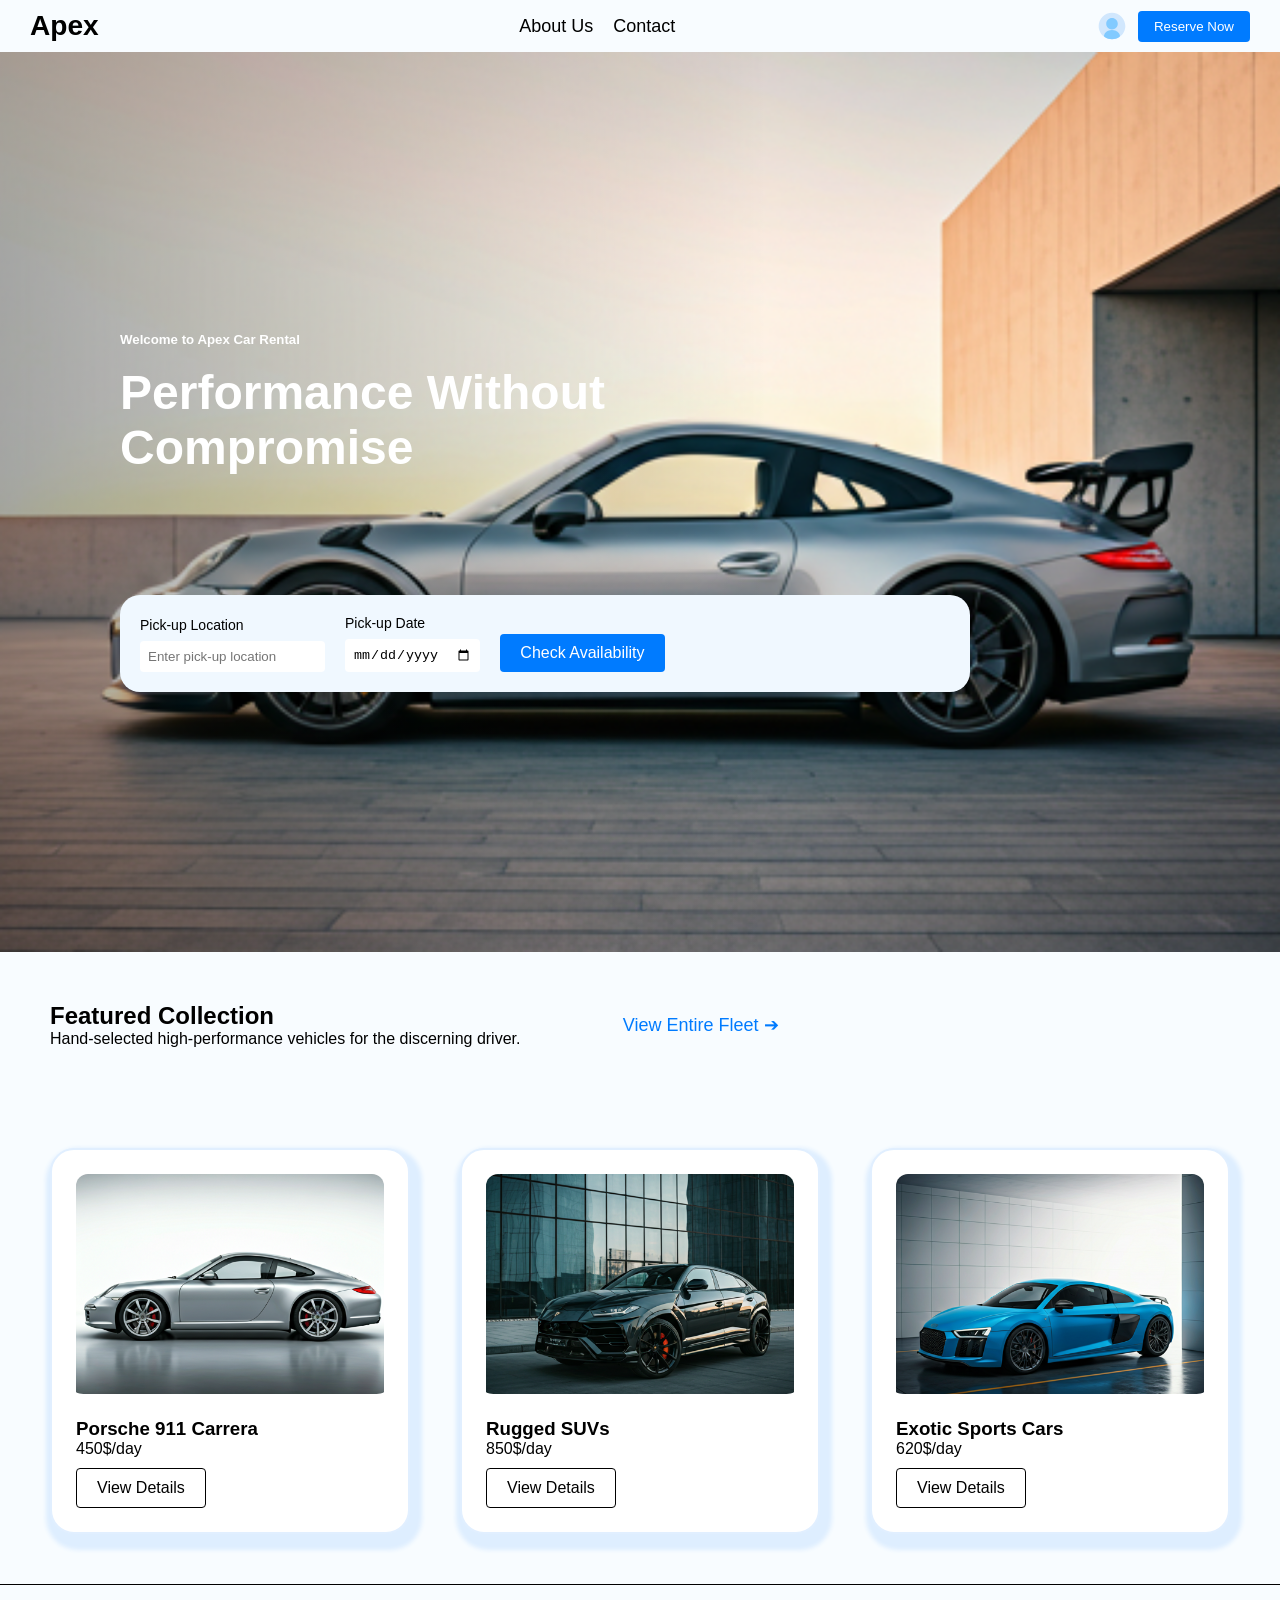
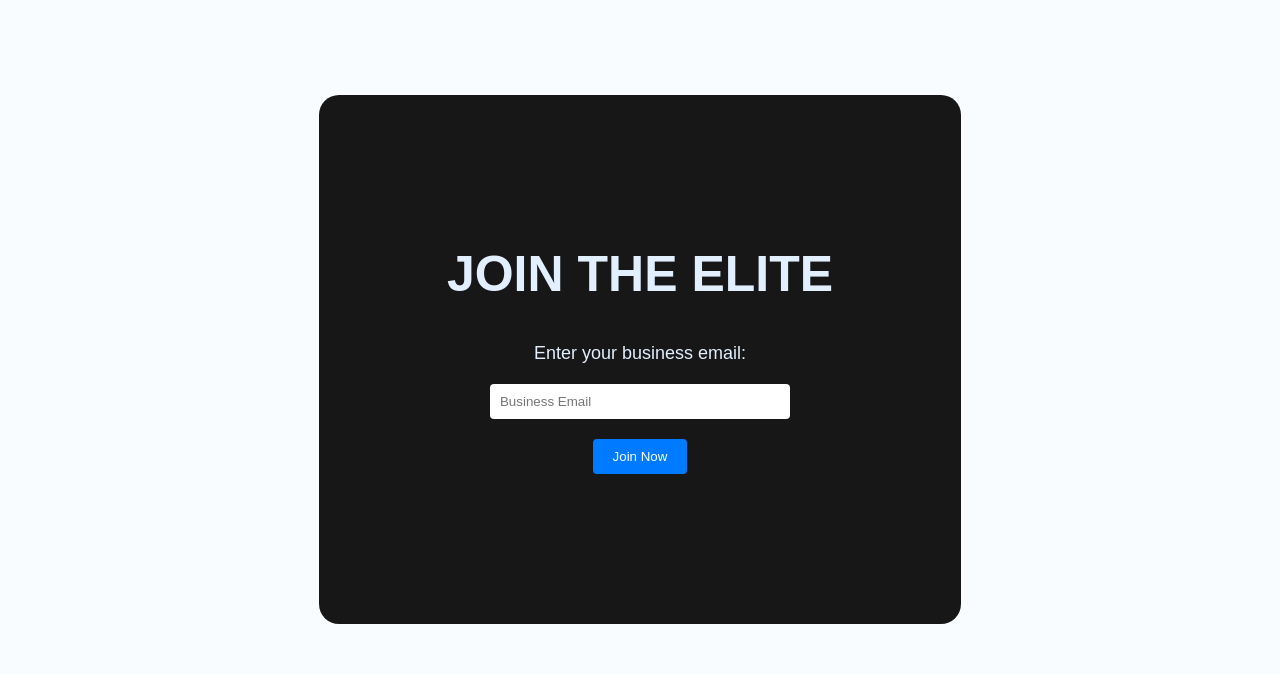
<file: Index.html>
<!DOCTYPE html>
<html lang="en">

<head>
    <meta charset="UTF-8">
    <meta name="viewport" content="width=device-width, initial-scale=1.0">
    <meta charset="UTF-8">
    <meta name="viewport" content="width=device-width, initial-scale=1.0 ">
    <meta name="description"
        content="Apex-Car Rental in Egypt offers a wide range of vehicles for rent, including sedans, SUVs, and luxury cars. We provide excellent customer service and competitive prices. Book your car rental with us today!">
    <meta name="keywords"
        content="car rental, Egypt, Apex-Car Rental, sedans, SUVs, luxury cars, customer service, competitive prices, book car rental, rent a car, car hire, vehicle rental, car rental services, car rental company, car rental agency, car rental deals, car rental offers, car rental discounts, car rental rates, car rental prices, car rental options, car rental fleet, car rental vehicles, car rental reservations, car rental booking, car rental online, car rental near me, car rental locations, car rental pickup, car rental drop-off, car rental policies, car rental terms and conditions, car rental insurance, car rental requirements, car rental age restrictions, car rental payment options, car rental customer reviews, car rental testimonials, car rental ratings, car rental feedback, car rental satisfaction, car rental experience, car rental service quality, car rental reliability, car rental convenience, car rental flexibility, car rental availability, car rental discounts and promotions, car rental loyalty programs, car rental rewards programs, car rental referral programs, car rental corporate accounts, car rental business rentals, car rental long-term rentals, car rental short-term rentals, car rental weekend rentals, car rental holiday rentals, car rental vacation rentals">
    <meta name="author" content="Abdullah sherif - 2026-5-07">
    <title>Apex-Car Rental in Egypt</title>
    <link rel="stylesheet" href="./Home.css">
    <link rel="icon" type="image/x-icon" href="./images/download.svg">
</head>

<body>
    <nav>
        <div class="logo">
            <h3>Apex</h3>
        </div>
        <div class="nav-links">

            <a href="#">About Us</a>
            
            <a href="./contact-us.html">Contact</a>
        </div>
        <div class="nav-buttons">
            <a href="./User-profile.html"><img src="./images/account.svg" alt="" class="user-pfp-icon"></a>
            <button class="reserve-btn">Reserve Now</button>

        </div>
    </nav>
    <div class="Container-num1">
        <div class="Header-text">
            <h5>Welcome to Apex Car Rental</h5><br>
            <h1>Performance Without Compromise</h1>
        </div>
        <div>
            <form class="pick-up">
                <div class="field">
                    <label for="pick-up-location">Pick-up Location</label>
                    <input type="text" id="pick-up-location" placeholder="Enter pick-up location" required>
                </div>
                <div class="field">
                    <label for="date">Pick-up Date</label>
                    <input type="date" id="date" required>
                </div>
                <button class="form-btn">Check Availability</button>
            </form>
        </div>
    </div>
    <div class="Container-num2">
        <section>
            <h2>Featured Collection</h2>
            <p>Hand-selected high-performance vehicles for the discerning driver.</p>
        </section>
        <a href="">View Entire Fleet ➔</a>
    </div>
    <div class="Container-num3">
        <div class="card">
            <img src="./images/porsche.png" alt="Luxury Car" class="card-img">
            <h3>Porsche 911 Carrera</h3>
            <p>450$/day</p>
            <button class="card-btn">View Details</button>
        </div>
        <div class="card">
            <img src="./images/lambo.png" alt="SUV" class="card-img">
            <h3>Rugged SUVs</h3>
            <p>850$/day</p>
            <button class="card-btn">View Details</button>
        </div>
        <div class="card">
            <img src="./images/audi.png" alt="Sports Car" class="card-img">
            <h3>Exotic Sports Cars</h3>
            <p>620$/day</p>
            <button class="card-btn">View Details</button>
        </div>
    </div>
    <div class="Container-num4">
        <form>
            <h1>JOIN THE ELITE</h1>
            <label for="business email">Enter your business email:</label>
            <input type="email" id="business email" required placeholder="Business Email">
            <button class="join-btn">Join Now</button>
        </form>
    </div>
</body>

</html>
</file>
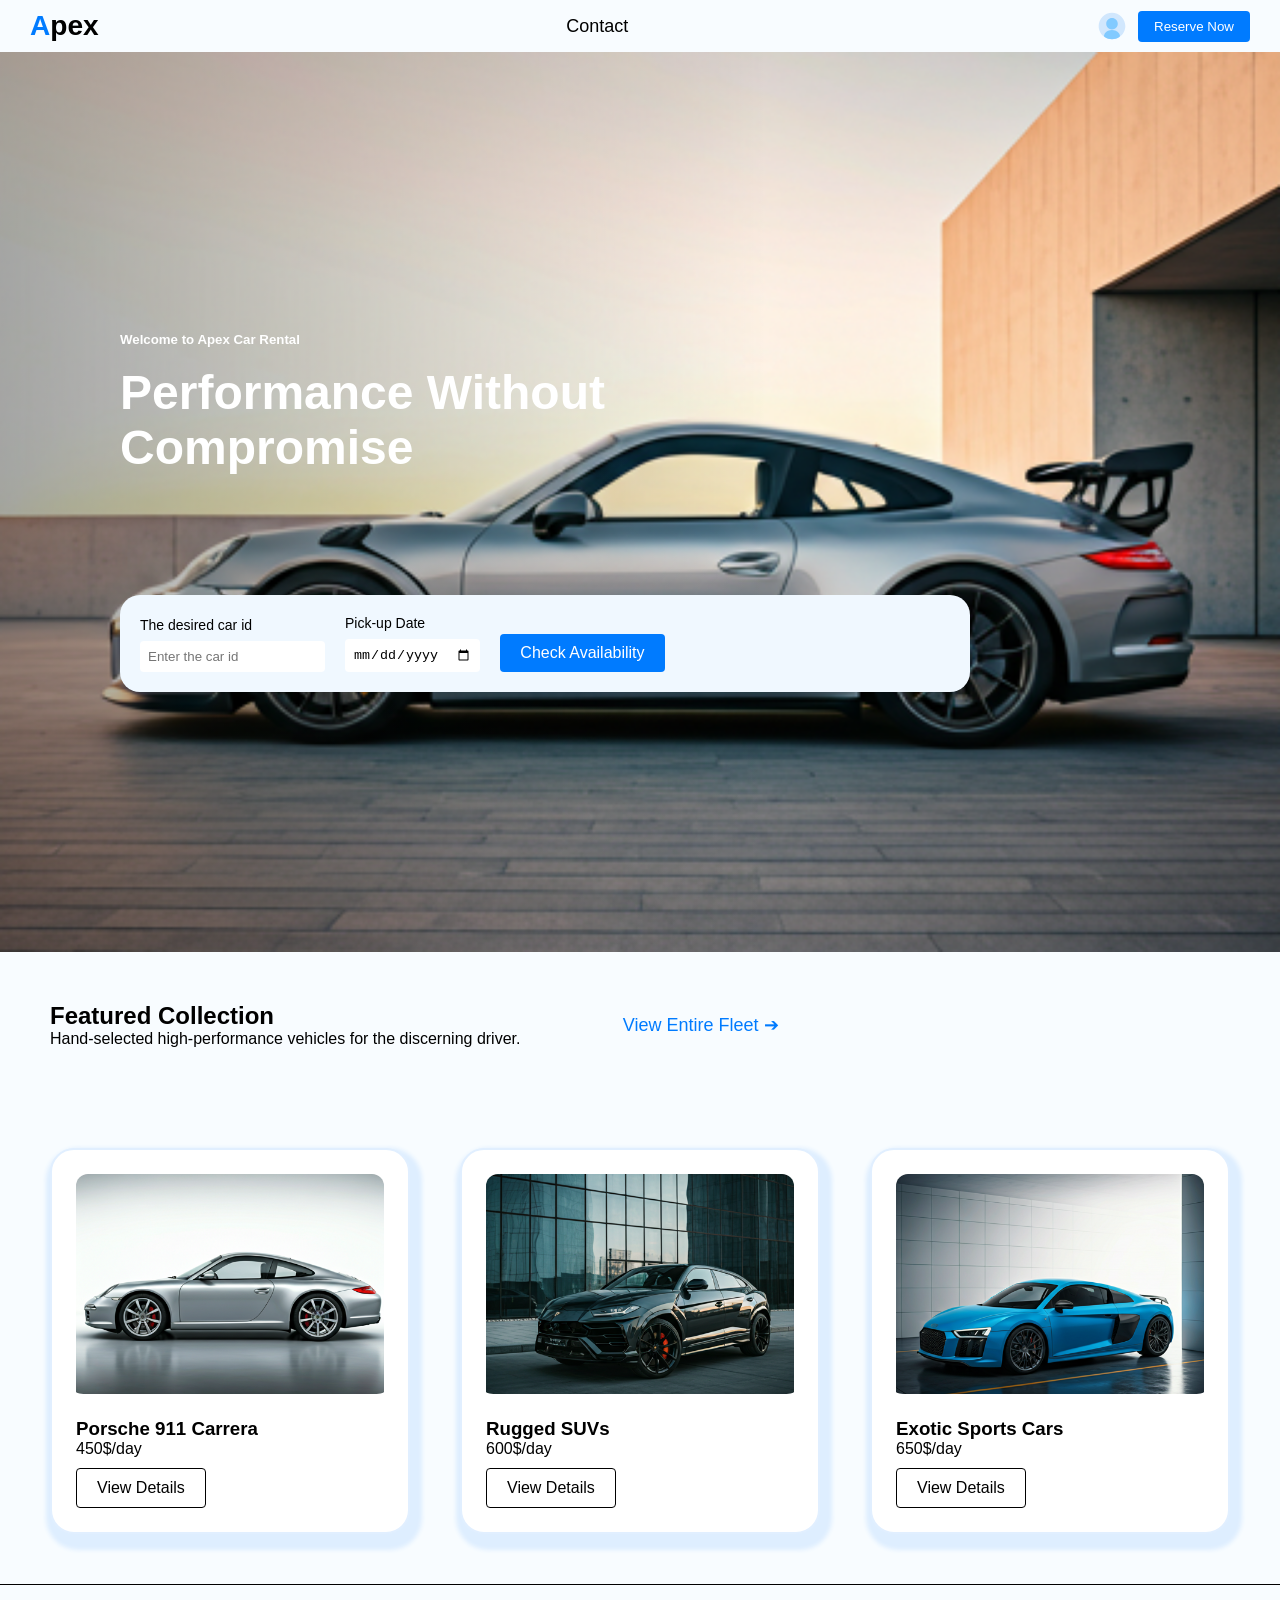
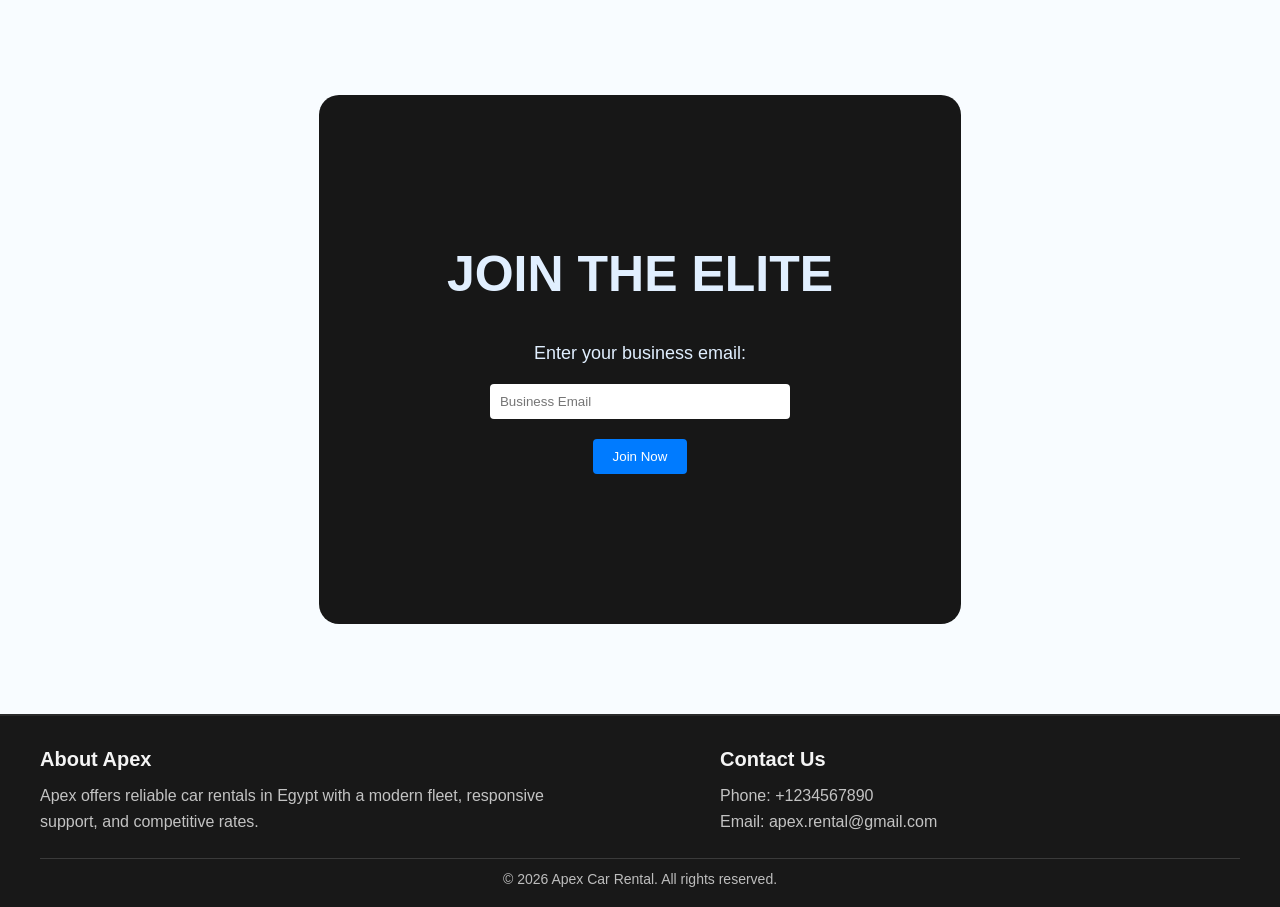
<file: index.html>
<!DOCTYPE html>
<html lang="en">

<head>
    <meta charset="UTF-8">
    <meta name="viewport" content="width=device-width, initial-scale=1.0">
    <meta charset="UTF-8">
    <meta name="viewport" content="width=device-width, initial-scale=1.0 ">
    <meta name="description"
        content="Apex-Car Rental in Egypt offers a wide range of vehicles for rent, including sedans, SUVs, and luxury cars. We provide excellent customer service and competitive prices. Book your car rental with us today!">
    <meta name="keywords"
        content="car rental, Egypt, Apex-Car Rental, sedans, SUVs, luxury cars, customer service, competitive prices, book car rental, rent a car, car hire, vehicle rental, car rental services, car rental company, car rental agency, car rental deals, car rental offers, car rental discounts, car rental rates, car rental prices, car rental options, car rental fleet, car rental vehicles, car rental reservations, car rental booking, car rental online, car rental near me, car rental locations, car rental pickup, car rental drop-off, car rental policies, car rental terms and conditions, car rental insurance, car rental requirements, car rental age restrictions, car rental payment options, car rental customer reviews, car rental testimonials, car rental ratings, car rental feedback, car rental satisfaction, car rental experience, car rental service quality, car rental reliability, car rental convenience, car rental flexibility, car rental availability, car rental discounts and promotions, car rental loyalty programs, car rental rewards programs, car rental referral programs, car rental corporate accounts, car rental business rentals, car rental long-term rentals, car rental short-term rentals, car rental weekend rentals, car rental holiday rentals, car rental vacation rentals">
    <meta name="author" content="Abdullah sherif - 2026-5-07">
    <title>Apex-Car Rental in Egypt</title>
    <link rel="stylesheet" href="./Home.css">
    <link rel="icon" type="image/x-icon" href="./images/download.svg">
</head>

<body>
    <nav id="navbar">
        <div class="logo">
             <h3><span style="color: #007bff;">A</span>pex</h3>
        </div>
        <div class="nav-links">
            <a href="./contact-us.html">Contact</a>
        </div>
        <div class="nav-buttons">
            <a href="./profile.html"><img src="./images/account.svg" alt="" class="user-pfp-icon"></a>
            <button class="reserve-btn" id="reserve-btn">Reserve Now</button>

        </div>
    </nav>
    <div class="Container-num1">
        <div class="Header-text">
            <h5>Welcome to Apex Car Rental</h5><br>
            <h1>Performance Without Compromise</h1>
        </div>
        <div>
            <form class="pick-up">
                <div class="field">
                    <label for="pick-up-location">The desired car id</label>
                    <input type="text" id="pick-up-location" placeholder="Enter the car id" required>
                </div>
                <div class="field">
                    <label for="date">Pick-up Date</label>
                    <input type="date" id="date" required>
                </div>
                <button class="form-btn">Check Availability</button>
            </form>
        </div>
    </div>
    <div class="Container-num2">
        <section>
            <h2>Featured Collection</h2>
            <p>Hand-selected high-performance vehicles for the discerning driver.</p>
        </section>
        <a href="">View Entire Fleet ➔</a>
    </div>
    <div class="Container-num3">
        <div class="card">
            <img src="./images/porsche.png" alt="Luxury Car" class="card-img">
            <h3>Porsche 911 Carrera</h3>
            <p>450$/day</p>
            <button class="card-btn">View Details</button>
        </div>
        <div class="card">
            <img src="./images/lambo.png" alt="SUV" class="card-img">
            <h3>Rugged SUVs</h3>
            <p>600$/day</p>
            <button class="card-btn">View Details</button>
        </div>
        <div class="card">
            <img src="./images/audi.png" alt="Sports Car" class="card-img">
            <h3>Exotic Sports Cars</h3>
            <p>650$/day</p>
            <button class="card-btn">View Details</button>
        </div>
    </div>
    <div class="Container-num4">
        <form>
            <h1>JOIN THE ELITE</h1>
            <label for="business email">Enter your business email:</label>
            <input type="email" id="business email" required placeholder="Business Email">
            <button class="join-btn">Join Now</button>
        </form>
    </div>
    <footer class="footer">
        <div class="footer-content">
            <div class="footer-section-about">
                <h2>About Apex</h2>
                <p>Apex offers reliable car rentals in Egypt with a modern fleet, responsive support, and competitive rates.</p>
            </div>
            <div class="footer-section contact">
                <h2>Contact Us</h2>
                <p>Phone: +1234567890</p>
                <p>Email: apex.rental@gmail.com</p>
            </div>
        </div>
        <div class="footer-bottom">
            <p>© 2026 Apex Car Rental. All rights reserved.</p>
        </div>
    </footer>
    <script src="./Home.js"></script>
</body>

</html>
</file>
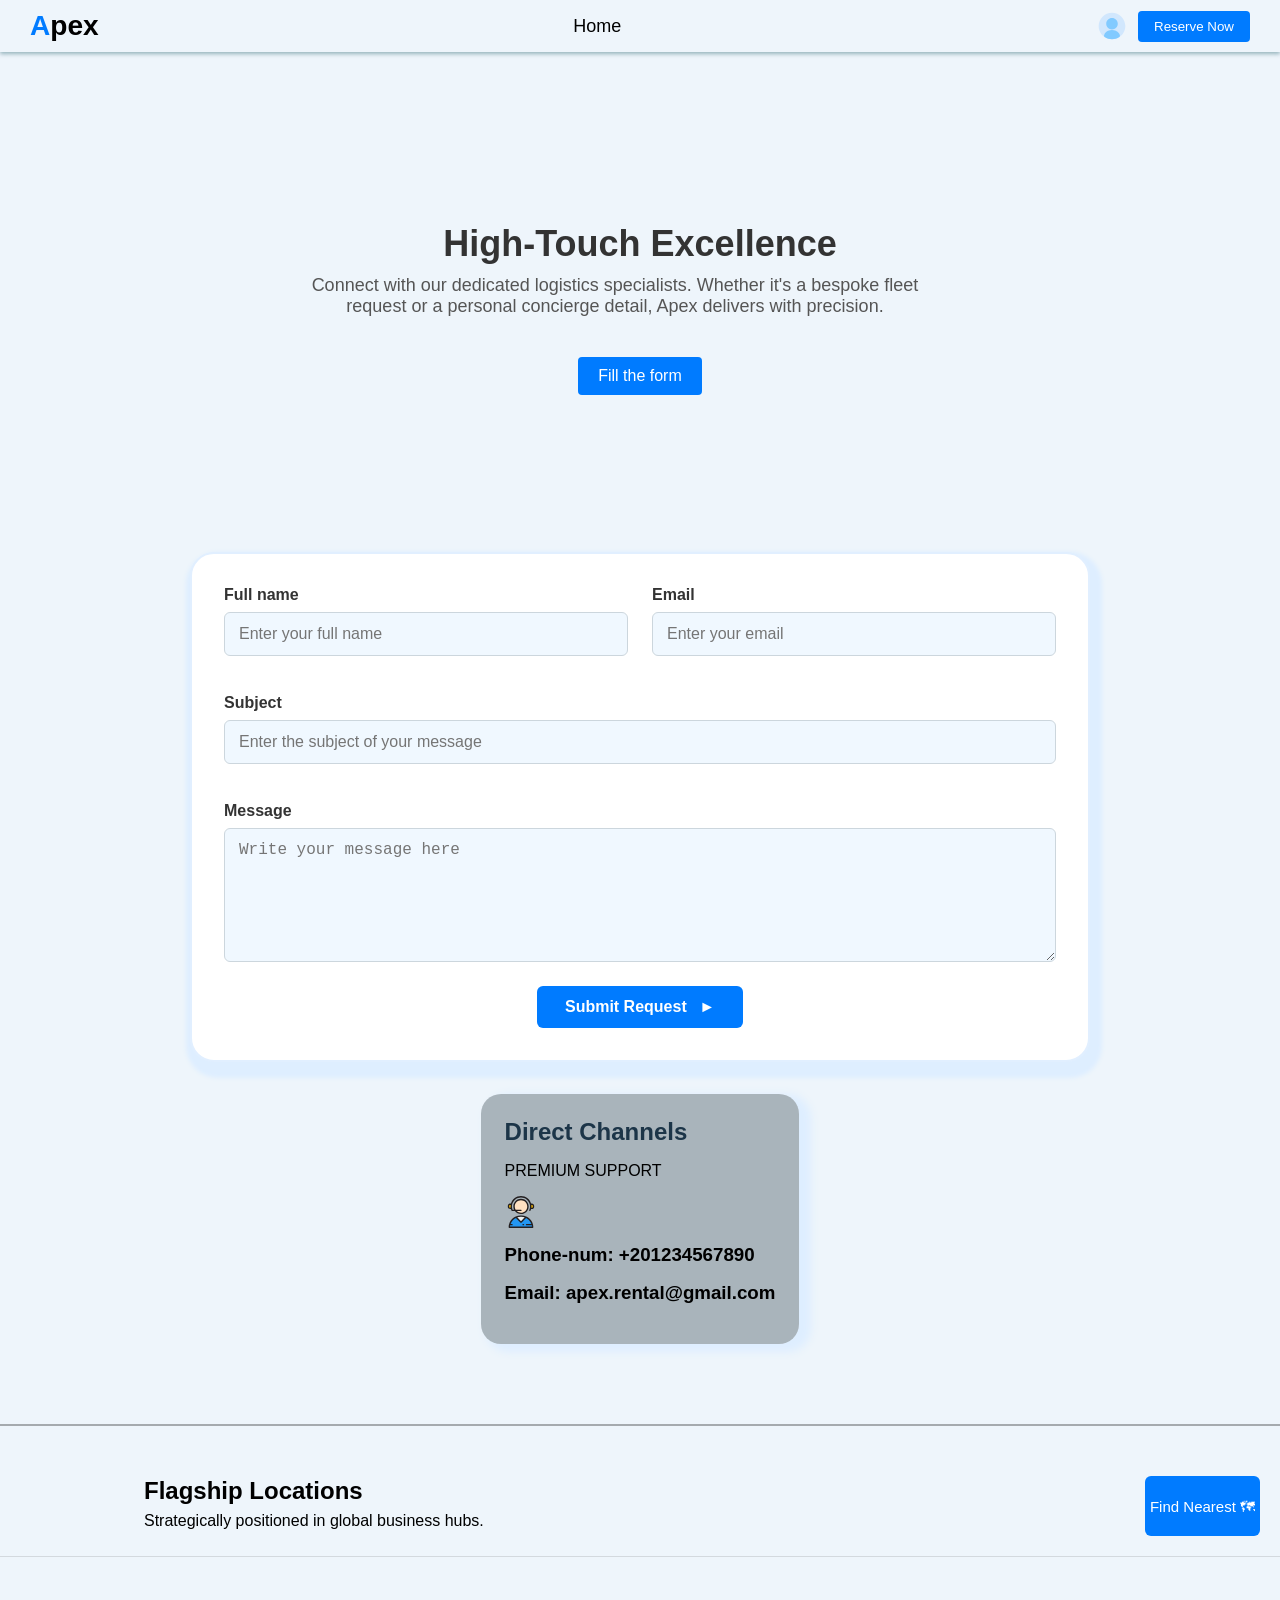
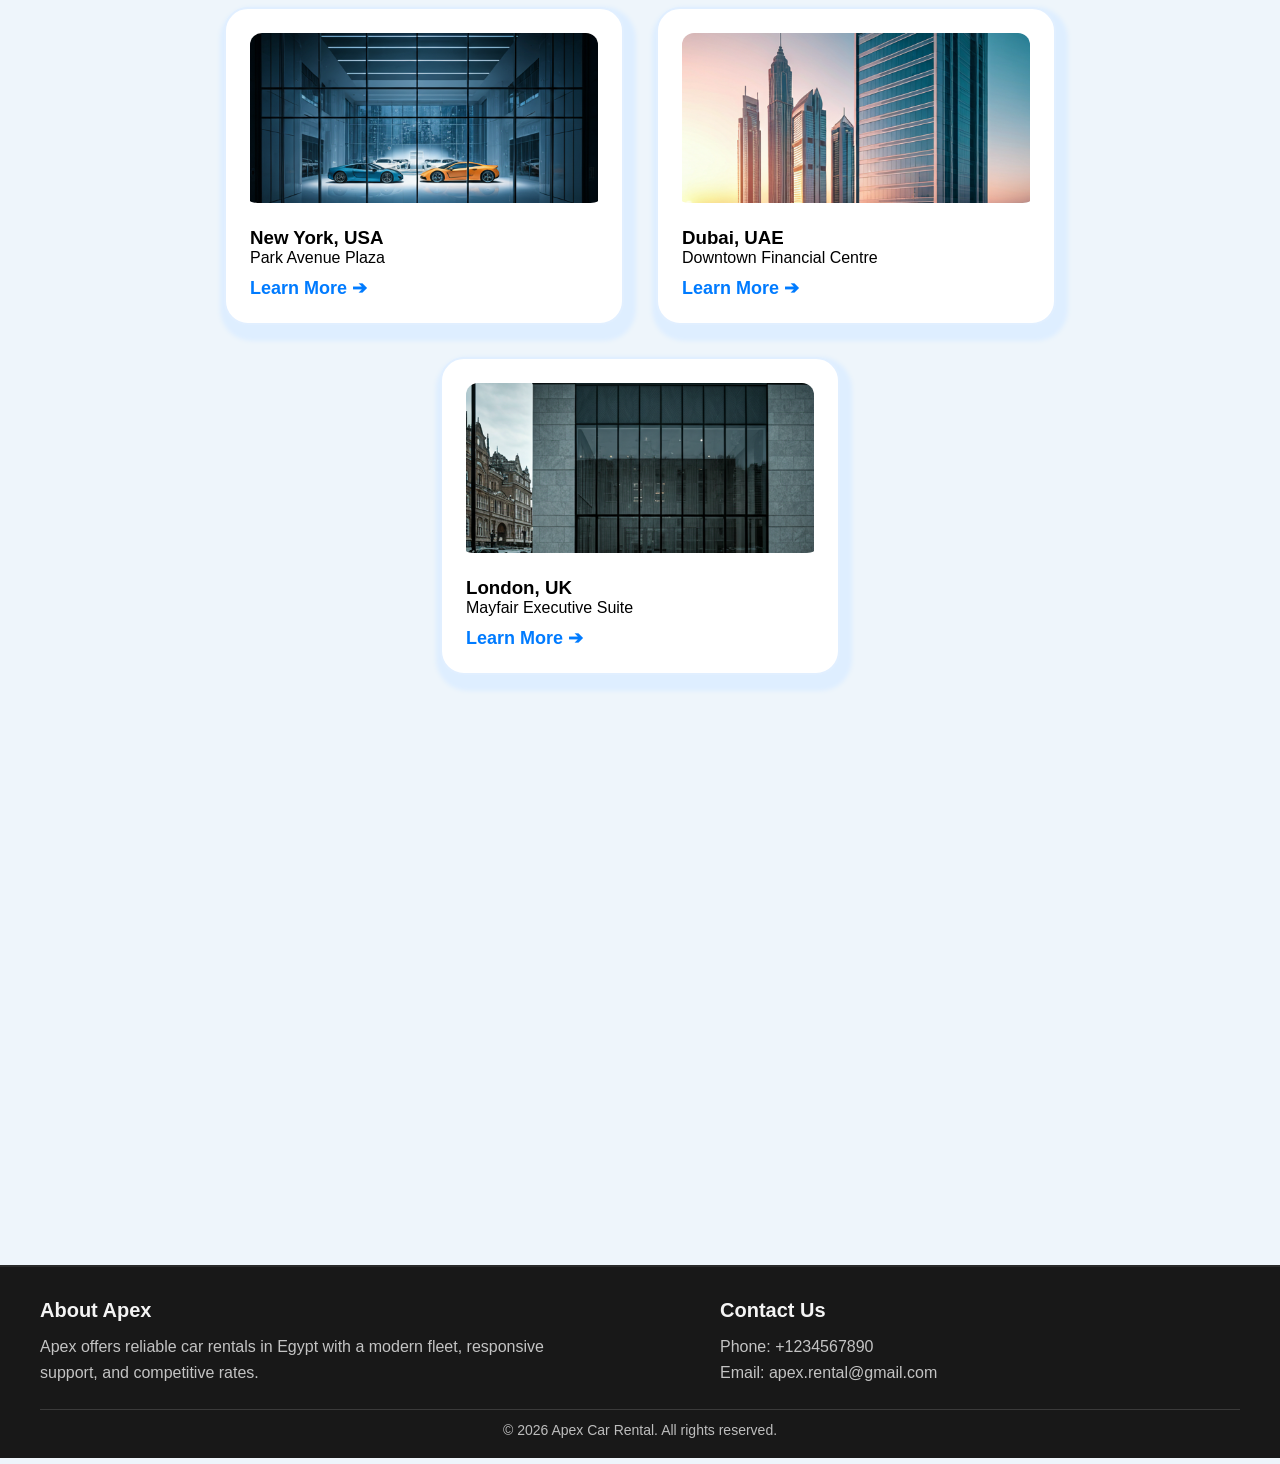
<file: contact-us.html>
<!DOCTYPE html>
<html lang="en">

<head>
    <meta charset="UTF-8">
    <meta name="viewport" content="width=device-width, initial-scale=1.0 ">
    <meta name="description"
        content="Apex-Car Rental in Egypt offers a wide range of vehicles for rent, including sedans, SUVs, and luxury cars. We provide excellent customer service and competitive prices. Book your car rental with us today!">
    <meta name="keywords"
        content="car rental, Egypt, Apex-Car Rental, sedans, SUVs, luxury cars, customer service, competitive prices, book car rental, rent a car, car hire, vehicle rental, car rental services, car rental company, car rental agency, car rental deals, car rental offers, car rental discounts, car rental rates, car rental prices, car rental options, car rental fleet, car rental vehicles, car rental reservations, car rental booking, car rental online, car rental near me, car rental locations, car rental pickup, car rental drop-off, car rental policies, car rental terms and conditions, car rental insurance, car rental requirements, car rental age restrictions, car rental payment options, car rental customer reviews, car rental testimonials, car rental ratings, car rental feedback, car rental satisfaction, car rental experience, car rental service quality, car rental reliability, car rental convenience, car rental flexibility, car rental availability, car rental discounts and promotions, car rental loyalty programs, car rental rewards programs, car rental referral programs, car rental corporate accounts, car rental business rentals, car rental long-term rentals, car rental short-term rentals, car rental weekend rentals, car rental holiday rentals, car rental vacation rentals">
    <meta name="author" content="Abdullah sherif - 2026-5-07">
    <title>Apex ContactUs page</title>
    <link rel="stylesheet" href="./contact-us.css">
    <link rel="icon" type="image/x-icon" href="./images/download.svg">
</head>

<body>
    <nav>
        <div class="logo">
            <h3><span style="color: #007bff;">A</span>pex</h3>
        </div>
        <div class="nav-links">
            <a href="./index.html">Home</a>
        </div>
        <div class="nav-buttons">
            <a href="./profile.html"><img src="./images/account.svg" alt="" class="user-pfp-icon"></a>
            <button class="reserve-btn" id="reserve-btn">Reserve Now</button>

        </div>
        
    </nav>
    
    <div class="Container-num1">
        <div class="Header-text">
            <h1>High-Touch Excellence</h1>
            <p>Connect with our dedicated logistics specialists. Whether it's a bespoke fleet request or a personal
                concierge detail, Apex delivers with precision.</p>
        </div>
        <button class="fill-the-form-btn" id="scroll-to-form" type="button">Fill the form</button>
    </div>  
    <div class="Container-num2">
        <form class="form" id="form">
            <div class="input-1">
                <div class="field">
                    <label for="full-name">Full name</label>
                    <input type="text" id="full-name" name="full-name" required placeholder="Enter your full name">
                </div>
                <div class="field">
                    <label for="Email">Email</label>
                    <input type="email" id="Email" name="Email" required placeholder="Enter your email">
                </div>
            </div>
            <div class="input-2">
                <label for="subject">Subject</label>
                <input type="text" id="subject" name="subject" required placeholder="Enter the subject of your message">
            </div>
            <div class="input-3">
                <label for="message">Message</label>
                <textarea id="message" name="message" rows="6" required
                    placeholder="Write your message here"></textarea>
            </div>
            <button type="submit" class="submit-btn">Submit Request <span class="arrow">►</span> </button>
            <p id="form-message"></p>
        </form>
        <div>
            <div class="Contact-info">
                <h2 class="Contact-info-header">Direct Channels</h2>
                <span>PREMIUM SUPPORT</span>
                <img src="./images/telemarketer-customer-service-svgrepo-com.svg" alt="" class="icon">
                <h3>Phone-num: +201234567890</h3>
                <h3>Email: apex.rental@gmail.com</h3>
            </div>

        </div>
    </div>
    <div class="Container-num3">
        <div class="above-cards-text">
            <h2>Flagship Locations</h2>
            <p>Strategically positioned in global business hubs.</p>
        </div>
        <a href="#find-nearest" class="find-nearest-btn">Find Nearest 🗺</a>

    </div>
    <div class="Container-num4">
        <div class="card">
            <img src="./images/unnamed.png" alt="" class="card-img">
            <h3>New York, USA</h3>
            <p>Park Avenue Plaza</p>
            <a href="#" class="learn-more-link">Learn More ➔</a>
        </div>
        <div class="card">
            <img src="./images/unnamed (1).png" alt="" class="card-img">
            <h3>Dubai, UAE</h3>
            <p>Downtown Financial Centre</p>
            <a href="#" class="learn-more-link">Learn More ➔</a>
        </div>
        <div class="card">
            <img src="./images/unnamed (2).png" alt="" class="card-img">
            <h3>London, UK</h3>
            <p>Mayfair Executive Suite</p>
            <a href="#" class="learn-more-link">Learn More ➔</a>
        </div>

    </div>
    <div class="map-container" id="find-nearest">
        <iframe src="https://www.google.com/maps/embed?pb=..." width="600" height="450" style="border:0;"
            allowfullscreen="" loading="lazy" class="map" id="map">
        </iframe>

    </div>
    <footer class="footer">
        <div class="footer-content">
            <div class="footer-section-about">
                <h2>About Apex</h2>
                <p>Apex offers reliable car rentals in Egypt with a modern fleet, responsive support, and competitive
                    rates.</p>
            </div>
            <div class="footer-section contact">
                <h2>Contact Us</h2>
                <p>Phone: +1234567890</p>
                <p>Email: apex.rental@gmail.com</p>
            </div>
        </div>
        <div class="footer-bottom">
            <p>© 2026 Apex Car Rental. All rights reserved.</p>
        </div>
    </footer>
    <script src="./contact-us.js"></script>
    
</body>


</html>
</file>
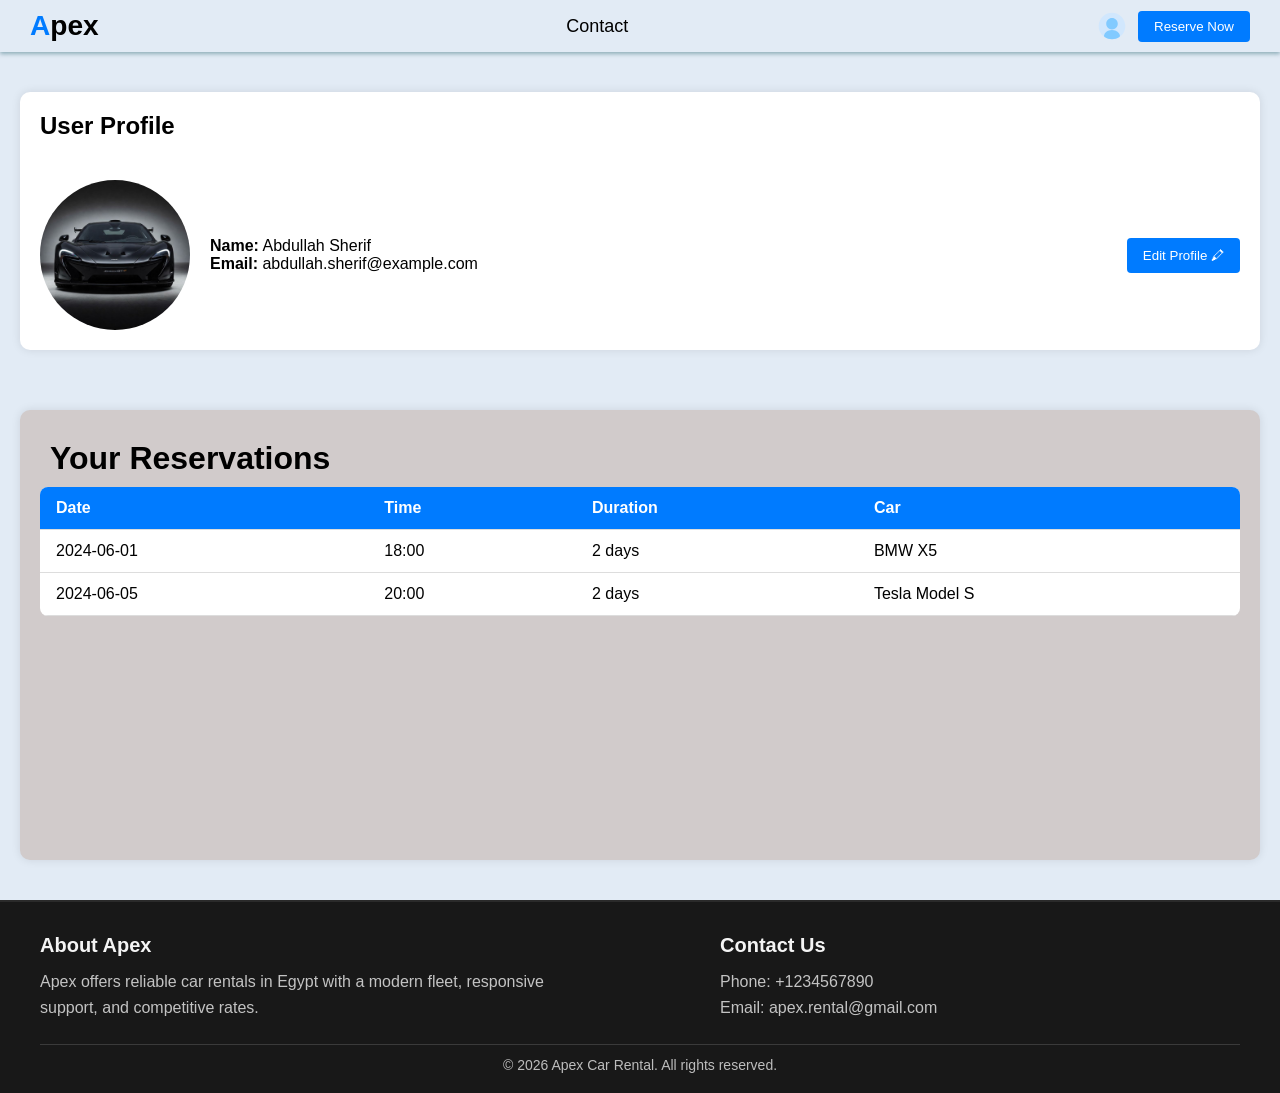
<file: profile.html>
<!DOCTYPE html>
<html lang="en">
<head>
    <meta charset="UTF-8">
    <meta name="viewport" content="width=device-width, initial-scale=1.0">
    <title>Profile</title>
    <link rel="stylesheet" href="./profile.css">
</head>
<body>
    <nav id="navbar">
        <div class="logo">
             <h3><span style="color: #007bff;">A</span>pex</h3>
        </div>
        <div class="nav-links">
            
            <a href="./contact-us.html">Contact</a>
        </div>
        <div class="nav-buttons">
            <a href="./profile.html"><img src="./images/account.svg" alt="" class="user-pfp-icon"></a>
            <button class="reserve-btn" id="reserve-btn">Reserve Now</button>

        </div>
        <script src="./Home.js"></script>
    </nav>
    <div class="container">
        <section class="profile-section">
            <h2>User Profile</h2>
            <img class="profile-pic" src="./images/MCLAREN SMILING.jpg">
            <div class="profile-info">
                <p><strong>Name:</strong> Abdullah Sherif</p>
                <p><strong>Email:</strong> abdullah.sherif@example.com</p>
            </div>
            <button class="edit-profile-btn">Edit Profile 🖍</button>
        </section>
    </div>
    <div class="reservations-div">
        <h1 class="reserve-Title">Your Reservations</h1>
        <table>
            <thead>
                <tr>
                    <th>Date</th>
                    <th>Time</th>
                    <th>Duration</th>
                    <th>Car</th>
                </tr>
            </thead>
            <tbody>
                <tr>
                    <td>2024-06-01</td>
                    <td>18:00</td>
                    <td>2 days</td>
                    <td>BMW X5</td>
                </tr>
                <tr>
                    <td>2024-06-05</td>
                    <td>20:00</td>
                    <td>2 days</td>
                    <td>Tesla Model S</td>
                </tr>
            </tbody>
        </table>
    </div>
    <footer class="footer">
        <div class="footer-content">
            <div class="footer-section-about">
                <h2>About Apex</h2>
                <p>Apex offers reliable car rentals in Egypt with a modern fleet, responsive support, and competitive rates.</p>
            </div>
            <div class="footer-section contact">
                <h2>Contact Us</h2>
                <p>Phone: +1234567890</p>
                <p>Email: apex.rental@gmail.com</p>
            </div>
        </div>
        <div class="footer-bottom">
            <p>© 2026 Apex Car Rental. All rights reserved.</p>
        </div>
    </footer>
</body>
</html>
</file>
<file: Home.css>
*{
    margin: 0;
    padding: 0;
    box-sizing: border-box;
}
html{
    scroll-behavior: smooth;
}
body{
    font-family: Arial, Helvetica, sans-serif;
    background-color: #f8fcff;
    overflow-x: hidden;
}
nav{
    background-color: transparent;
    color: #000000;
    display: flex;
    justify-content: space-between;
    align-items: center;
    flex-wrap: wrap;
    gap: 12px;
    padding: 10px;
    box-shadow: 0 2px 4px rgba(2, 73, 84, 0.378);
}
nav .logo{
    font-size: 24px;
    font-weight: bold;
    margin-left:20px;
    display: flex;
    align-items: center;
}
.nav-links{
    list-style: none;
    display: flex;
    gap: 20px;
    align-items: center;
    height: auto;
}
a{
    color: #000000;
    text-decoration: none;
    font-size: 18px;
    position: relative;
    display: inline-flex;
    align-items: center;
    
}
a::after {
    content: '';
    position: absolute;
    width: 100%;
    height: 2px;
    bottom: 0;
    left: 0;
    background-color: #007bff;
    transform: scaleX(0); 
    transform-origin: bottom left; 
    transition: transform 0.3s ease; 
}

.nav-links a:hover::after {
    transform: scaleX(1);
}
.nav-links a:hover{
    color: #007BFF;
    
}
.nav-buttons{
    display: flex;
    align-items: center;
    gap: 10px;
    margin-right: 20px;
    position: relative;
    
}

.user-pfp-icon{
    width: 32px;
    height: 32px;
    display: block;
    animation: popIn 0.3s ease-in-out;
}
.user-pfp-icon:hover{
    animation: popOut 0.3s forwards;
}
.reserve-btn{
    padding: 8px 16px;
    background-color: #007BFF;
    color: #fff;
    border: none;
    border-radius: 4px;
    cursor: pointer;
    animation: popIn 0.3s ease-in-out;
}
.reserve-btn:hover{
    background-color: #0056b3;
    
    animation: popOut 0.3s forwards;

}
@keyframes popOut {
    0% {
        transform: scale(1);
    }
    100% {
        transform: scale(1.1);
    }
}
@keyframes popIn {
    0% {
        transform: scale(1.1);
        
    }
    100% {
        transform: scale(1);
        
    }
}
.Container-num1{
    display: flex;
    justify-content: center; 
    align-items: left; 
    flex-direction: column;
    width: 100%;
    min-height: 100vh;
    padding: 20px;
    background-image: linear-gradient(to right, rgba(0,0,0,0.35) 0%, rgba(0,0,0,0) 60%), url('./images/Home-page-img.png');
    background-repeat: no-repeat;
    background-size: cover;
    background-position: center;
    color: #fff;
}

.Header-text{
    margin-top: 20px;
    margin-left: 100px;
    margin-bottom: 100px;
    width: min(100%, 500px);
    text-align: left;
}
.Header-text h1{
    font-size: 48px;
    margin-bottom: 20px;
}
.Header-text p{
    font-size: 18px;
    margin-bottom: 30px;
}
.pick-up{
    background-color: aliceblue;
    display: flex;
    width: 850px;
    max-width: calc(100% - 200px);
    flex-direction: row;
    align-items: flex-end;
    color: #000000;
    gap: 20px;
    margin-left: 100px;
    border-radius: 20px;
    padding: 20px;
}

.pick-up .field{
    display: flex;
    flex-direction: column;
    gap: 8px;
}
.pick-up .field label{
    font-size: 14px;
}
.pick-up .field input{
    padding: 8px;
    border: none;
    border-radius: 4px;
}
.field input{
    width: min(100%, 300px);
}
.form-btn{
    padding: 10px 20px;
    background-color: #007BFF;
    color: #fff;
    border: none;
    border-radius: 4px;
    cursor: pointer;
    animation: popIn 0.3s ease-in-out;
    font-size: 16px;
}
.form-btn:hover{
    font-size: 16px;
    animation: popOut 0.3s forwards;
}
@keyframes popOut {
    0% {
        transform: scale(1);
    }
    100% {
        transform: scale(1.1);
    }
}
@keyframes popIn {
    0% {
        transform: scale(1.1);
        
    }
    100% {
        transform: scale(1);
        
    }
}
.Container-num2{
    display: flex;
    flex-direction: row;
    align-items: left;
    gap : clamp(24px, 8vw, 800px);
    margin-left: 50px;
    margin-top: 50px;
    margin-bottom: 50px;
    background-color: #f8fcff;
}
.Container-num2 a{
    color: #007BFF;
    text-decoration: none;
    font-size: 18px;
}
.Container-num3{
    display: flex;
    flex-direction: row;
    align-items: center;
    justify-content: center;
    padding: 50px;
    gap: 50px;
    min-height: 450px;
}
.card{
    background-color: #fff;
    box-shadow: #deeeff 4px 8px 4px 8px;
    padding: 24px;
    border-radius: 24px;
    border: #e1efff 2px solid;
    width: min(100%, 500px);
    min-height:380px;
    
}
.card-img{
    width: 100%;
    height: 230px;
    object-fit: cover;
    border-radius: 12px;
    margin-bottom: 10px;
    padding-bottom: 10px;
}
.card-btn{
    margin-top: 10px;
    padding: 10px 20px;
    background-color: #ffffff;
    color: #000000;
    border: 1px solid #000000;
    border-radius: 4px;
    cursor: pointer;
    animation: popIn 0.3s ease-in-out;
    font-size: 16px;
}
.card-btn:hover{
    background-color: #000000;
    color: #ffffff;
    animation: popOut 0.3s forwards;
}
.Container-num4{
    display: flex;
    border-top: #000000 1px solid;
    flex-direction: column;
    align-items: center;
    justify-content: center;
    padding: 50px;
    gap: 20px;
}
.Container-num4 form{
    border-radius: 20px;
    margin-top: 60px;
    display: flex;
    flex-direction: column;
    align-items: center;
    justify-content: center;
    gap: 20px;
    color: #e1efff;
    padding: 150px clamp(24px, 10vw, 300px);
    background-color: rgb(23, 23, 23);
}
.Container-num4 h1{
    font-size: 50px;
    margin-bottom: 20px;
}
.Container-num4 label{
    font-size: 18px;
}
.Container-num4 input{
    padding: 10px;
    border: none;
    border-radius: 4px;
    width: 300px;
}
.join-btn{
    padding: 10px 20px;
    background-color: #007BFF;
    color: #fff;
    border: none;
    cursor: pointer;
    border-radius: 4px;
}

.footer{
    background-color: #181818;
    color: #f4f4f4;
    padding: 32px 20px 20px;
    border-top: 2px solid rgba(255, 255, 255, 0.08);
    margin-top: 40px;
}

.footer-content{
    display: flex;
    flex-wrap: wrap;
    gap: 24px;
    justify-content: space-between;
    align-items: flex-start;
    max-width: 1200px;
    margin: 0 auto;
}

.footer-section-about,
.footer-section.contact{
    flex: 1 1 280px;
    max-width: 520px;
}

.footer-content h2{
    font-size: 20px;
    margin-bottom: 12px;
}

.footer-content p{
    line-height: 1.6;
    color: rgba(244, 244, 244, 0.78);
}

.footer-bottom{
    max-width: 1200px;
    margin: 24px auto 0;
    padding-top: 12px;
    border-top: 1px solid rgba(255, 255, 255, 0.15);
    text-align: center;
    font-size: 14px;
    color: rgba(244, 244, 244, 0.75);
}

@media (max-width: 1024px) {
    .Container-num1 {
        min-height: auto;
        padding-bottom: 40px;
    }

    .Header-text,
    .pick-up,
    .Container-num2,
    .Container-num3,
    .Container-num4 form {
        margin-left: 24px;
        margin-right: 24px;
    }

    .pick-up {
        max-width: calc(100% - 48px);
        flex-wrap: wrap;
    }

    .Container-num2 {
        gap: 32px;
        flex-wrap: wrap;
    }

    .Container-num3 {
        flex-wrap: wrap;
        height: auto;
    }
}

@media (max-width: 640px) {
    nav {
        justify-content: center;
    }

    nav .logo,
    .nav-links,
    .nav-buttons {
        margin-left: 0;
        margin-right: 0;
    }

    .Container-num1 {
        padding: 24px 16px 32px;
    }

    .Header-text {
        margin: 16px 0 32px;
        width: 100%;
    }

    .Header-text h1 {
        font-size: 32px;
    }

    .Header-text p {
        font-size: 16px;
    }

    .pick-up {
        width: 100%;
        max-width: 100%;
        margin-left: 0;
        padding: 16px;
    }

    .field input {
        width: 100%;
    }

    .Container-num2 {
        margin-left: 16px;
        margin-right: 16px;
        gap: 20px;
    }

    .Container-num3 {
        padding: 32px 16px;
    }

    .card {
        min-height: auto;
    }

    .Container-num4 form {
        padding: 48px 20px;
        width: calc(100% - 32px);
        margin-top: 32px;
    }

    .Container-num4 input {
        width: 100%;
    }
}
</file>
<file: contact-us.css>
*{
    margin: 0;
    padding: 0;
    box-sizing: border-box;
}
html{
    scroll-behavior: smooth;
}
body{
    font-family: Arial, Helvetica, sans-serif;
    background-color: #eef5fb;
    overflow-x: hidden;
}
nav{
    background-color: transparent;
    color: #000000;
    display: flex;
    justify-content: space-between;
    align-items: center;
    flex-wrap: wrap;
    gap: 12px;
    padding: 10px;
    box-shadow: 0 2px 4px rgba(2, 73, 84, 0.378);
}
nav .logo{
    font-size: 24px;
    font-weight: bold;
    margin-left:20px;
    display: flex;
    align-items: center;
}
.nav-links{
    list-style: none;
    display: flex;
    gap: 20px;
    align-items: center;
    height: auto;
}
a{
    color: #000000;
    text-decoration: none;
    font-size: 18px;
    position: relative;
    display: inline-flex;
    align-items: center;
    
}
a::after {
    content: '';
    position: absolute;
    width: 100%;
    height: 2px;
    bottom: 0;
    left: 0;
    background-color: #007bff;
    transform: scaleX(0); 
    transform-origin: bottom left; 
    transition: transform 0.3s ease; 
}

.nav-links a:hover::after {
    transform: scaleX(1);
}
.nav-links a:hover{
    color: #007BFF;
    
}
.nav-buttons{
    display: flex;
    align-items: center;
    gap: 10px;
    margin-right: 20px;
    position: relative;
    
}

.user-pfp-icon{
    width: 32px;
    height: 32px;
    display: block;
    animation: popIn 0.3s ease-in-out;
}
.user-pfp-icon:hover{
    animation: popOut 0.3s forwards;
}
.reserve-btn{
    padding: 8px 16px;
    background-color: #007BFF;
    color: #fff;
    border: none;
    border-radius: 4px;
    cursor: pointer;
    animation: popIn 0.3s ease-in-out;
}
.reserve-btn:hover{
    background-color: #0056b3;
    
    animation: popOut 0.3s forwards;

}
@keyframes popOut {
    0% {
        transform: scale(1);
    }
    100% {
        transform: scale(1.1);
    }
}
@keyframes popIn {
    0% {
        transform: scale(1.1);
        
    }
    100% {
        transform: scale(1);
        
    }
}
.Container-num1{
    display: flex;
    flex-direction: column;
    align-items: center;
    justify-content: center;
    text-align: center;
    padding: 64px 20px 40px;
    gap: 40px;
    min-height: 450px;
}
.Header-text{
    margin-top: 40px;
    max-width: 700px;
    
    
}
.Header-text h1{
    font-size: 36px;
    color: #333;
    margin-bottom: 10px;
}
.Header-text p{
    font-size: 18px;
    color: #555;
    width: min(100%, 650px);
    
}
.fill-the-form-btn{
    padding: 10px 20px;
    background-color: #007BFF;
    color: #fff;
    border: none;
    border-radius: 4px;
    cursor: pointer;
    animation: popIn 0.3s ease-in-out;
    font-size: 16px;
}

.Container-num2{
    display: flex;
    flex-direction: row;
    align-items: flex-start;
    justify-content: center;
    flex-wrap: wrap;
    padding: 50px 24px 80px;
    gap: 32px;
}
form{
    display: grid;
    grid-template-columns: repeat(2, minmax(0, 1fr));
    gap: 24px;
    width: min(100%, 900px);
    max-width: 100%;
    background-color: #fff;
    box-shadow: #deeeff 4px 8px 4px 8px;
    padding: 32px;
    border-radius: 24px;
    border: #e1efff 2px solid;

}
.form label {
    display: block;
    font-weight: 600;
    margin-bottom: 8px;
    color: #333;
    font-size: 16px;
}

.form input {
    background-color: aliceblue;
    display: block;
    width: 100%;
    padding: 12px 14px;
    border: 1px solid #ccd6dd;
    border-radius: 6px;
    margin-bottom: 14px;
    font-size: 16px;
    
}

.form .input-1 {
    display: contents;
}

.form .field {
    display: flex;
    flex-direction: column;
}

.form .input-2,
.form .input-3 {
    grid-column: 1 / -1;
}

.form textarea {
    background-color: aliceblue;
    display: block;
    width: 100%;
    padding: 12px 14px;
    border: 1px solid #ccd6dd;
    border-radius: 6px;
    font-size: 16px;
    resize: vertical;
}

.submit-btn {
    grid-column: 1 / -1;
    justify-self: center;
    padding: 12px 28px;
    border: none;
    border-radius: 6px;
    background-color: #007BFF;
    color: #fff;
    font-size: 16px;
    font-weight: 600;
    cursor: pointer;
}

.submit-btn:hover {
    background-color: #0056b3;
}
.Contact-info {
    display: flex;
    flex-direction: column;
    gap: 16px;
    justify-content: flex-start;
    align-items: flex-start;
    text-align: left;
    max-width: 100%;
    background-color: #3142485c;
    padding: 24px;
    border-radius: 20px;
    width: min(100%, 420px);
    min-height: 250px;
    box-shadow:#deeeff 8px 4px 8px 4px ;
}
.Contact-info-header{
    font-size: 24px;
    font-weight: 600;
    color: #1c3548;
    margin-bottom: 0;
}
.icon{
    width: 32px;
    height: 32px;
    display: block;
}
.arrow{
    display: inline-block;
    margin-left: 8px;
    transform: translateX(0);
    transition: transform 0.3s ease;
}
.submit-btn:hover .arrow{
    transform: translateX(10px);
}
.Container-num3{
    display: flex;
    flex-direction: row;
    width: 100%;
    gap: 24px;
    justify-content: space-between;
    flex-wrap: wrap;
    padding: 20px;
    padding-top:50px;
    border-bottom: 1px solid #0000001d;
    border-top: 2px solid #0000004d;     
}
.above-cards-text{
    display: flex;
    flex-direction: column;
    line-height: 30px;
    justify-content: left;
    padding-left: 10%;
    
}
.find-nearest-btn{
    padding: 0px 5px 0px 5px;
    border: none;
    border-radius: 6px;
    background-color: #007BFF;
    color: #fff;
    font-size: 15px;
    font-weight: 50;
    cursor: pointer;
    margin-left: 10%;
    animation: popIn 0.3s ease;
    display: inline-flex;
    align-items: center;
    justify-content: center;
    text-align: center;
    
}
.find-nearest-btn:hover{
    background-color: #0056b3;
    animation: popOut 0.3s forwards;
    box-shadow: #007bff5e 4px 4px;
}
.Container-num4{
    display: flex;
    flex-direction: row;
    align-items: center;
    justify-content: center;
    flex-wrap: wrap;
    padding: 50px 24px;
    gap: 32px;
}
.card{
    background-color: #fff;
    box-shadow: #deeeff 4px 8px 4px 8px;
    padding: 24px;
    border-radius: 24px;
    border: #e1efff 2px solid;
    width: min(100%, 400px);
    height:100%;
    overflow: hidden;
}
.card-img{
    width: 100%;
    height: 180px;
    object-fit: cover;
    border-radius: 12px;
    margin-bottom: 10px;
    padding-bottom: 10px;
}
.learn-more-link{
    color: #007BFF;
    text-decoration: none;
    font-weight: 600;
    display: inline-flex;
    align-items: center;
    gap: 4px;
    margin-top: 10px;
}
.map-container{
    display: flex;
    flex-direction: column;
    align-items: center;
    justify-content: center;
    width: 100%;
    padding: 50px 24px;
    gap: 20px;
}
.map{
    width: 100%;
    max-width:100%;
    height: 400px;
    border: none;
    border-radius: 12px;
}
.footer{
    background-color: #181818;
    color: #f4f4f4;
    padding: 32px 20px 20px;
    border-top: 2px solid rgba(255, 255, 255, 0.08);
    margin-top: 40px;
}
.footer-content{
    display: flex;
    flex-wrap: wrap;
    gap: 24px;
    justify-content: space-between;
    align-items: flex-start;
    max-width: 1200px;
    margin: 0 auto;
}
.footer-section-about{
    flex: 1 1 280px;
    max-width: 520px;
}

.footer-section.contact{
    flex: 1 1 280px;
    max-width: 520px;
}

.footer-content h2{
    font-size: 20px;
    margin-bottom: 12px;
}

.footer-content p{
    line-height: 1.6;
    color: rgba(244, 244, 244, 0.78);
}
.footer-bottom{
    max-width: 1200px;
    margin: 24px auto 0;
    padding-top: 12px;
    border-top: 1px solid rgba(255, 255, 255, 0.15);
    text-align: center;
    font-size: 14px;
    color: rgba(244, 244, 244, 0.75);
}

@media (max-width: 1024px) {
    .Container-num2 {
        flex-direction: column;
        align-items: stretch;
    }

    form,
    .Contact-info {
        width: 100%;
    }

    .Container-num3 {
        justify-content: flex-start;
    }
}

@media (max-width: 640px) {
    nav {
        justify-content: center;
    }

    nav .logo,
    .nav-links,
    .nav-buttons {
        margin-left: 0;
        margin-right: 0;
    }

    .Header-text h1 {
        font-size: 28px;
    }

    .Header-text p {
        font-size: 16px;
    }

    form {
        grid-template-columns: 1fr;
        padding: 20px;
    }

    .submit-btn {
        width: 100%;
    }

    .Container-num3 {
        padding-top: 32px;
    }

    .above-cards-text {
        padding-left: 0;
    }

    .card,
    .Contact-info {
        padding: 20px;
    }

    .map {
        height: 300px;
    }
}
</file>
<file: profile.css>
*{
    margin: 0;
    padding: 0;
    box-sizing: border-box;

}
body{
    font-family: Arial, Helvetica, sans-serif;
    background-color: #e2ebf5;
    overflow-x: hidden;
}
nav{
    background-color: transparent;
    color: #000000;
    display: flex;
    justify-content: space-between;
    align-items: center;
    flex-wrap: wrap;
    gap: 12px;
    padding: 10px;
    box-shadow: 0 2px 4px rgba(2, 73, 84, 0.378);
}
nav .logo{
    font-size: 24px;
    font-weight: bold;
    margin-left:20px;
    display: flex;
    align-items: center;
}
.nav-links{
    list-style: none;
    display: flex;
    gap: 20px;
    align-items: center;
    height: auto;
}
a{
    color: #000000;
    text-decoration: none;
    font-size: 18px;
    position: relative;
    display: inline-flex;
    align-items: center;
    
}
a::after {
    content: '';
    position: absolute;
    width: 100%;
    height: 2px;
    bottom: 0;
    left: 0;
    background-color: #007bff;
    transform: scaleX(0); 
    transform-origin: bottom left; 
    transition: transform 0.3s ease; 
}

.nav-links a:hover::after {
    transform: scaleX(1);
}
.nav-links a:hover{
    color: #007BFF;
    
}
.nav-buttons{
    display: flex;
    align-items: center;
    gap: 10px;
    margin-right: 20px;
    position: relative;
    
}

.user-pfp-icon{
    width: 32px;
    height: 32px;
    display: block;
    animation: popIn 0.3s ease-in-out;
}
.user-pfp-icon:hover{
    animation: popOut 0.3s forwards;
}
.reserve-btn{
    padding: 8px 16px;
    background-color: #007BFF;
    color: #fff;
    border: none;
    border-radius: 4px;
    cursor: pointer;
    animation: popIn 0.3s ease-in-out;
}
.reserve-btn:hover{
    background-color: #0056b3;
    
    animation: popOut 0.3s forwards;

}
@keyframes popOut {
    0% {
        transform: scale(1);
    }
    100% {
        transform: scale(1.1);
    }
}
@keyframes popIn {
    0% {
        transform: scale(1.1);
        
    }
    100% {
        transform: scale(1);
        
    }
}
.container{
    width: 100%;
    max-width: none;
    margin: 0 auto;
    padding: 20px;
    display: flex;
    flex-direction: column;
    align-items: stretch;
}
div section h2{
    margin-bottom: 20px;
    margin-left: 0;
    width: 100%;
}
.profile-section{
    background-color: white;
    border-radius: 10px;
    box-shadow: 0 0 10px rgba(0,0,0,0.1);
    padding: 20px;
    margin: 20px 0;
    width: 100%;
    display: flex;
    align-items: center;
    gap: 20px;
    flex-wrap: wrap;
}

.profile-pic{
    width: 150px;
    height: 150px;
    border-radius: 50%;
    object-fit: cover;
    margin-bottom: 0;
    margin-left: 0;
}

.profile-info{
    flex: 1;
    min-width: 220px;
}

.edit-profile-btn{
    margin-left: auto;
    padding: 10px 16px;
    border: none;
    border-radius: 4px;
    background-color: #007BFF;
    color: #fff;
    cursor: pointer;
    animation: popIn 0.3s ease-in-out;
}

.edit-profile-btn:hover{
    background-color: #0056b3;
    animation: popOut 0.3s forwards;
}
.reservations-div{
    background-color: rgb(209, 203, 203);
    border-radius: 10px;
    box-shadow: 0 0 10px rgba(0,0,0,0.1);
    min-height : 50vh;
    margin: 20px;
    padding: 20px;
    overflow-x: auto;

}

.reserve-Title{
    margin-top:20px;
    margin:10px; 
   
}

table{
    width: 100%;
    min-width: 640px;
    border-collapse: collapse;
    background: #fff;
    border-radius: 8px;
    overflow: hidden;
}

th, td{
    padding: 12px 16px;
    text-align: left;
    border-bottom: 1px solid #ddd;
}

th{
    background-color: #007BFF;
    color: #fff;
}

tbody tr:hover{
    background-color: #f5f9ff;
}

.footer{
    background-color: #181818;
    color: #f4f4f4;
    padding: 32px 20px 20px;
    border-top: 2px solid rgba(255, 255, 255, 0.08);
    margin-top: 40px;
}

.footer-content{
    display: flex;
    flex-wrap: wrap;
    gap: 24px;
    justify-content: space-between;
    align-items: flex-start;
    max-width: 1200px;
    margin: 0 auto;
}

.footer-section-about,
.footer-section.contact{
    flex: 1 1 280px;
    max-width: 520px;
}

.footer-content h2{
    font-size: 20px;
    margin-bottom: 12px;
}

.footer-content p{
    line-height: 1.6;
    color: rgba(244, 244, 244, 0.78);
}

.footer-bottom{
    max-width: 1200px;
    margin: 24px auto 0;
    padding-top: 12px;
    border-top: 1px solid rgba(255, 255, 255, 0.15);
    text-align: center;
    font-size: 14px;
    color: rgba(244, 244, 244, 0.75);
}

@media (max-width: 1024px) {
    .profile-section {
        align-items: flex-start;
    }

    .edit-profile-btn {
        margin-left: 0;
    }
}

@media (max-width: 640px) {
    nav {
        justify-content: center;
    }

    nav .logo,
    .nav-links,
    .nav-buttons {
        margin-left: 0;
        margin-right: 0;
    }

    .container {
        padding: 16px;
    }

    .profile-section {
        padding: 16px;
    }

    .profile-pic {
        width: 112px;
        height: 112px;
    }

    .reservations-div {
        margin: 16px 0;
        padding: 16px;
    }
}
</file>
